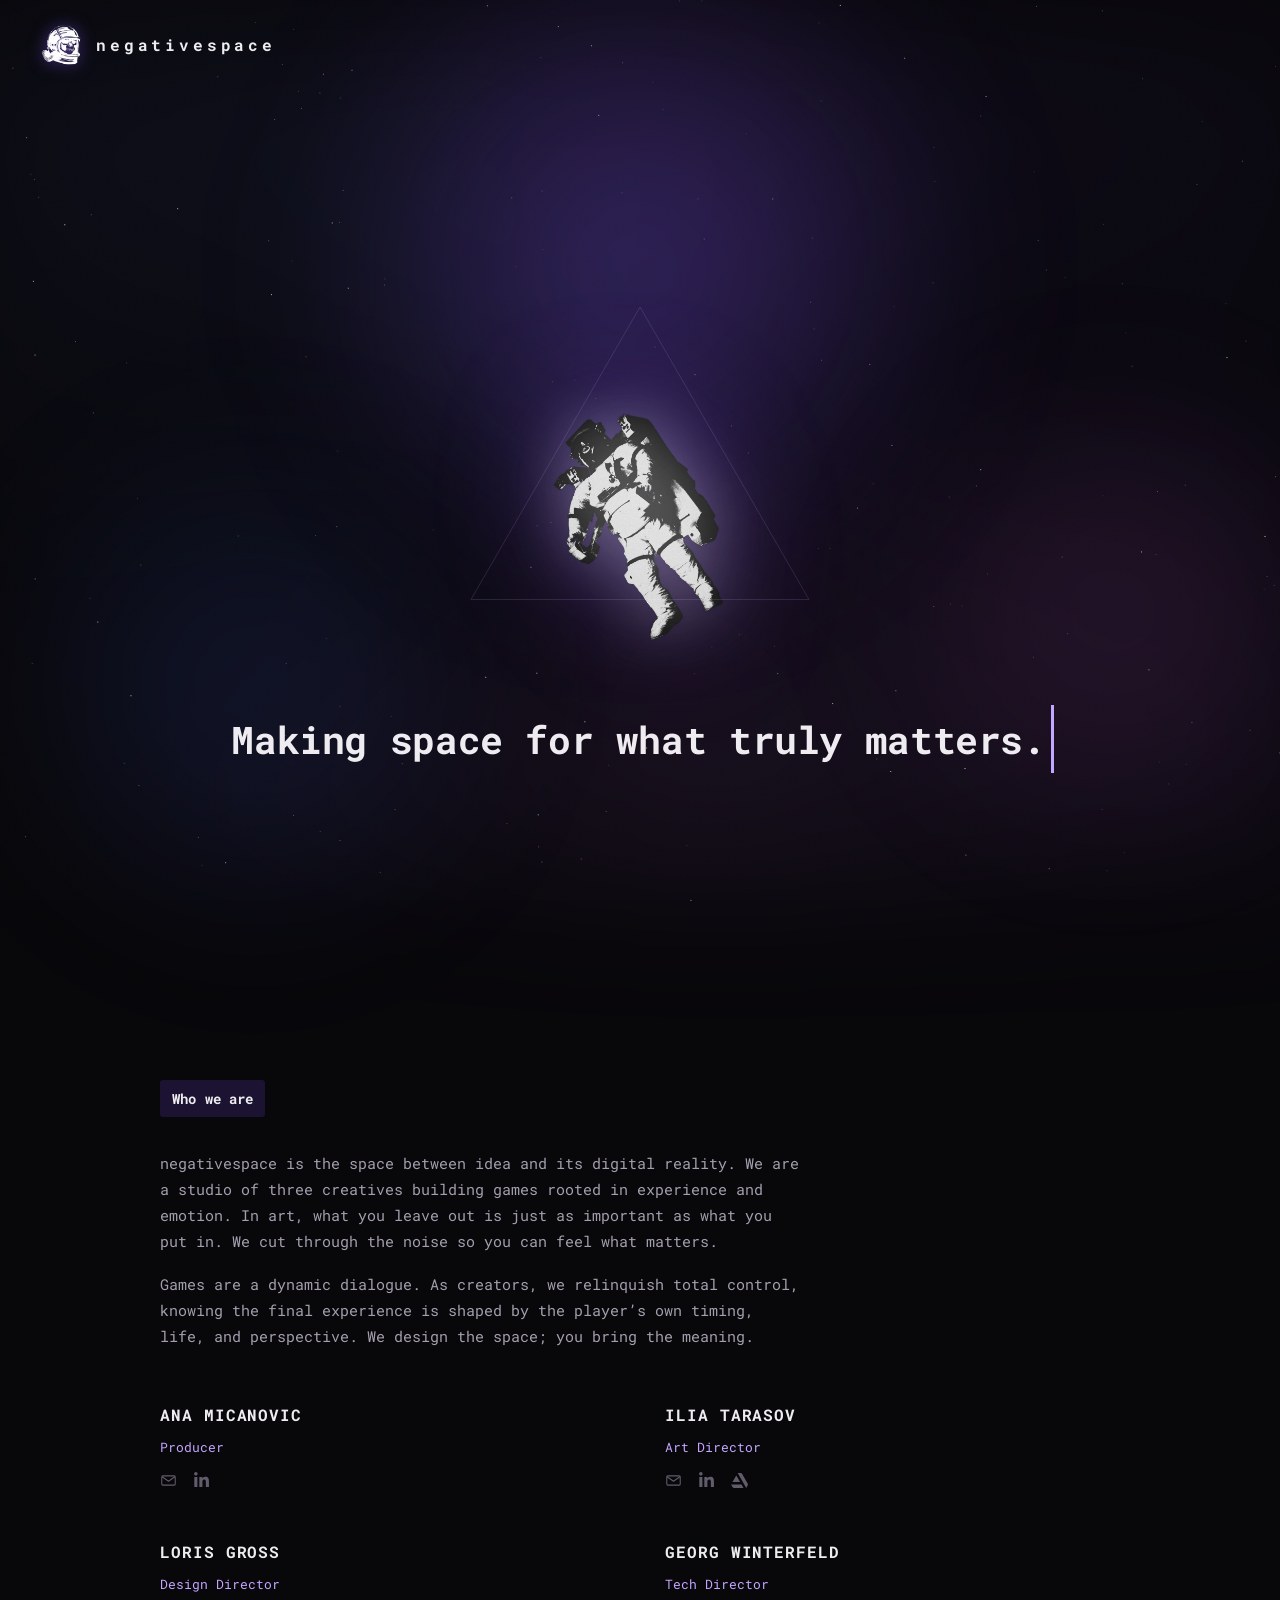
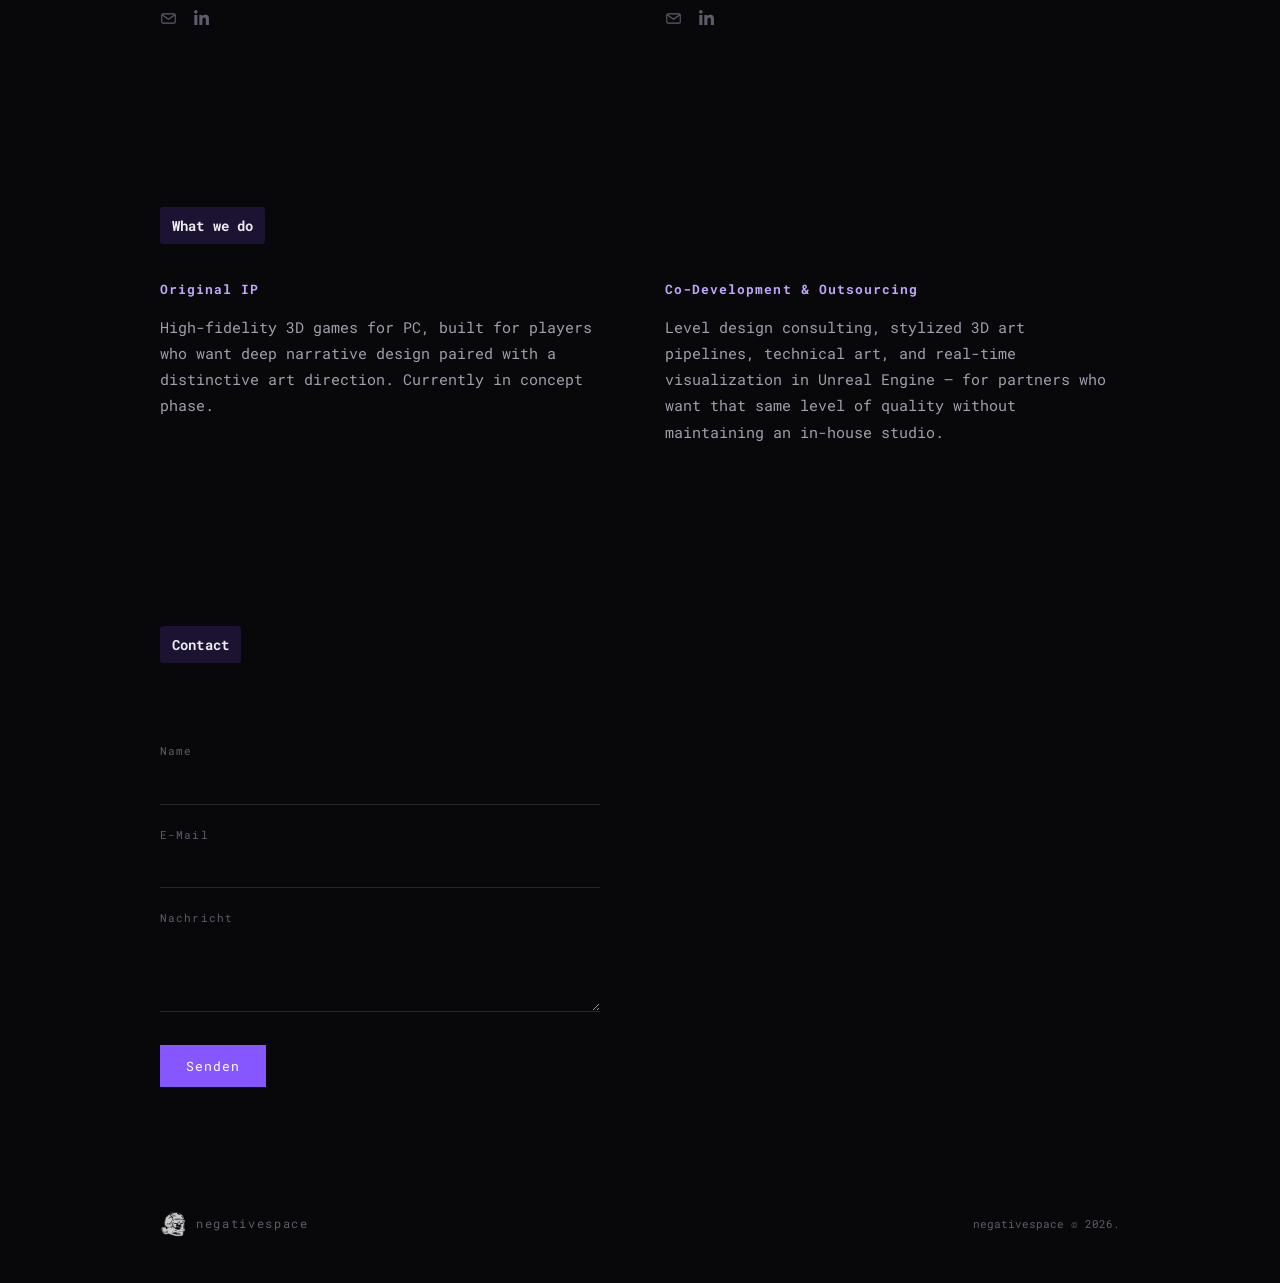
<file: index.html>
<!doctype html>
<html lang="de">
<head>
<meta charset="UTF-8">
<meta name="viewport" content="width=device-width, initial-scale=1.0">
<title>negativespace</title>
<link rel="icon" type="image/png" href="assets/favicon.png">
<link rel="apple-touch-icon" href="assets/apple-touch-icon.png">
<link rel="preconnect" href="https://fonts.googleapis.com">
<link href="https://fonts.googleapis.com/css2?family=Roboto+Mono:wght@400;500;700&display=swap" rel="stylesheet">
<style>
  :root{
    --void:#08070a;
    --ink:#eeecf0;
    --ink-dim:#a49fae;
    --ink-faint:#615c6c;
    --signal:#8657ff;
    --signal-2:#c3a6ff;
    --signal-bg: rgba(134,87,255,0.16);
    --font-mono: 'Roboto Mono', monospace;
  }

  *{ box-sizing:border-box; }
  html{ scroll-behavior:smooth; }
  body{
    margin:0;
    background:var(--void);
    color:var(--ink);
    font-family:var(--font-mono);
    line-height:1.8;
    -webkit-font-smoothing:antialiased;
    overflow-x:hidden;
    position:relative;
  }

  /* ---------- ambient space layers: fixed = present behind every section, no hard cuts ---------- */
  .stars-a, .stars-b{
    position:fixed; inset:0; z-index:0; pointer-events:none; width:1px; height:1px;
  }
  .stars-a{ box-shadow:63.94vw 2.5vh rgba(255,255,255,0.35), 22.32vw 73.65vh rgba(255,255,255,0.49), 89.22vw 8.69vh rgba(255,255,255,0.4), 2.98vw 21.86vh rgba(255,255,255,0.43), 2.65vw 19.88vh rgba(255,255,255,0.48), 54.49vw 22.04vh rgba(255,255,255,0.46), 80.94vw 0.65vh rgba(255,255,255,0.53), 69.81vw 34.03vh rgba(255,255,255,0.3), 95.72vw 33.66vh rgba(255,255,255,0.28), 9.67vw 84.75vh rgba(255,255,255,0.46), 80.71vw 72.97vh rgba(255,255,255,0.44), 97.31vw 37.85vh rgba(255,255,255,0.44), 82.94vw 61.85vh rgba(255,255,255,0.55), 57.74vw 70.46vh rgba(255,255,255,0.27), 22.79vw 28.94vh rgba(255,255,255,0.28), 23.28vw 10.1vh rgba(255,255,255,0.35), 63.57vw 36.48vh rgba(255,255,255,0.38), 20.95vw 26.7vh rgba(255,255,255,0.58), 64.8vw 60.91vh rgba(255,255,255,0.31), 72.91vw 16.34vh rgba(255,255,255,0.38), 98.95vw 64.0vh rgba(255,255,255,0.44), 68.46vw 84.29vh rgba(255,255,255,0.52), 22.9vw 3.21vh rgba(255,255,255,0.36), 26.77vw 21.1vh rgba(255,255,255,0.58), 87.64vw 31.47vh rgba(255,255,255,0.48), 39.56vw 91.45vh rgba(255,255,255,0.41), 26.49vw 24.66vh rgba(255,255,255,0.45), 26.27vw 58.46vh rgba(255,255,255,0.56), 39.94vw 21.93vh rgba(255,255,255,0.6), 50.95vw 9.09vh rgba(255,255,255,0.27), 10.96vw 62.74vh rgba(255,255,255,0.53), 42.22vw 6.35vh rgba(255,255,255,0.38), 99.61vw 52.91vh rgba(255,255,255,0.59), 86.08vw 1.15vh rgba(255,255,255,0.5), 68.17vw 53.7vh rgba(255,255,255,0.34), 64.1vw 11.16vh rgba(255,255,255,0.4), 45.37vw 95.38vh rgba(255,255,255,0.56), 26.34vw 50.06vh rgba(255,255,255,0.31), 91.26vw 87.05vh rgba(255,255,255,0.35), 63.89vw 60.9vh rgba(255,255,255,0.3), 76.25vw 53.94vh rgba(255,255,255,0.52), 53.04vw 0.06vh rgba(255,255,255,0.36), 1.95vw 92.91vh rgba(255,255,255,0.56), 83.17vw 30.75vh rgba(255,255,255,0.27), 87.8vw 94.69vh rgba(255,255,255,0.28), 48.6vw 6.92vh rgba(255,255,255,0.52), 76.58vw 12.84vh rgba(255,255,255,0.42), 54.98vw 26.51vh rgba(255,255,255,0.56), 42.31vw 21.18vh rgba(255,255,255,0.44), 72.99vw 20.12vh rgba(255,255,255,0.36), 99.51vw 64.99vh rgba(255,255,255,0.4), 51.76vw 12.1vh rgba(255,255,255,0.33), 33.81vw 58.83vh rgba(255,255,255,0.33), 22.02vw 7.1vh rgba(255,255,255,0.47), 22.89vw 90.54vh rgba(255,255,255,0.55), 7.09vw 23.8vh rgba(255,255,255,0.48), 21.42vw 13.23vh rgba(255,255,255,0.58), 57.1vw 47.27vh rgba(255,255,255,0.52), 80.75vw 19.04vh rgba(255,255,255,0.28), 43.11vw 42.36vh rgba(255,255,255,0.41), 72.91vw 67.34vh rgba(255,255,255,0.59), 9.84vw 40.26vh rgba(255,255,255,0.37), 86.17vw 24.87vh rgba(255,255,255,0.32), 44.86vw 42.19vh rgba(255,255,255,0.35), 24.98vw 92.33vh rgba(255,255,255,0.41), 86.13vw 55.03vh rgba(255,255,255,0.27), 99.93vw 83.6vh rgba(255,255,255,0.59), 92.64vw 84.87vh rgba(255,255,255,0.31), 48.56vw 21.37vh rgba(255,255,255,0.39), 5.86vw 37.9vh rgba(255,255,255,0.59), 26.52vw 78.41vh rgba(255,255,255,0.41), 42.3vw 95.73vh rgba(255,255,255,0.6), 55.58vw 71.84vh rgba(255,255,255,0.3), 29.67vw 96.87vh rgba(255,255,255,0.45), 54.22vw 74.8vh rgba(255,255,255,0.27), 58.42vw 50.29vh rgba(255,255,255,0.55), 15.74vw 96.08vh rgba(255,255,255,0.28), 18.58vw 59.5vh rgba(255,255,255,0.49), 23.52vw 11.99vh rgba(255,255,255,0.56), 24.62vw 59.45vh rgba(255,255,255,0.47), 41.92vw 58.37vh rgba(255,255,255,0.43), 93.47vw 20.43vh rgba(255,255,255,0.5), 23.87vw 39.58vh rgba(255,255,255,0.49), 30.0vw 31.62vh rgba(255,255,255,0.51), 7.25vw 45.83vh rgba(255,255,255,0.6), 99.61vw 7.33vh rgba(255,255,255,0.32), 26.52vw 93.33vh rgba(255,255,255,0.56), 87.93vw 36.95vh rgba(255,255,255,0.31), 83.37vw 70.35vh rgba(255,255,255,0.46), 98.72vw 65.4vh rgba(255,255,255,0.25), 81.71vw 29.94vh rgba(255,255,255,0.48), 93.89vw 13.43vh rgba(255,255,255,0.29), 10.7vw 55.32vh rgba(255,255,255,0.35), 60.48vw 71.76vh rgba(255,255,255,0.32), 63.42vw 26.4vh rgba(255,255,255,0.42), 90.53vw 84.61vh rgba(255,255,255,0.28), 42.36vw 27.67vh rgba(255,255,255,0.25), 77.11vw 63.71vh rgba(255,255,255,0.34), 74.12vw 55.17vh rgba(255,255,255,0.4), 0.97vw 7.52vh rgba(255,255,255,0.56), 90.39vw 54.56vh rgba(255,255,255,0.54), 58.25vw 14.81vh rgba(255,255,255,0.29), 30.83vw 89.9vh rgba(255,255,255,0.53), 86.07vw 89.89vh rgba(255,255,255,0.32), 24.95vw 10.28vh rgba(255,255,255,0.52), 88.41vw 40.64vh rgba(255,255,255,0.47), 15.46vw 92.99vh rgba(255,255,255,0.55), 97.62vw 81.08vh rgba(255,255,255,0.56), 2.48vw 73.66vh rgba(255,255,255,0.37), 93.08vw 80.22vh rgba(255,255,255,0.55), 81.07vw 26.68vh rgba(255,255,255,0.53), 10.81vw 87.22vh rgba(255,255,255,0.55), 22.24vw 81.66vh rgba(255,255,255,0.41), 30.52vw 79.53vh rgba(255,255,255,0.33), 2.37vw 19.31vh rgba(255,255,255,0.36), 86.44vw 96.69vh rgba(255,255,255,0.35), 64.15vw 39.97vh rgba(255,255,255,0.59), 53.62vw 93.92vh rgba(255,255,255,0.29), 97.04vw 17.86vh rgba(255,255,255,0.59), 26.55vw 10.84vh rgba(255,255,255,0.4), 72.85vw 31.37vh rgba(255,255,255,0.46), 51.14vw 38.52vh rgba(255,255,255,0.45), 25.47vw 70.88vh rgba(255,255,255,0.25), 92.56vw 53.85vh rgba(255,255,255,0.5), 74.2vw 67.06vh rgba(255,255,255,0.38), 7.0vw 66.42vh rgba(255,255,255,0.37), 31.39vw 84.8vh rgba(255,255,255,0.5), 30.03vw 30.93vh rgba(255,255,255,0.39), 40.24vw 29.57vh rgba(255,255,255,0.29), 42.04vw 94.04vh rgba(255,255,255,0.49), 90.28vw 61.55vh rgba(255,255,255,0.36), 54.79vw 0.04vh rgba(255,255,255,0.35), 42.99vw 58.0vh rgba(255,255,255,0.48), 46.5vw 44.22vh rgba(255,255,255,0.32), 47.32vw 90.12vh rgba(255,255,255,0.53), 16.97vw 8.48vh rgba(255,255,255,0.43), 63.29vw 33.52vh rgba(255,255,255,0.54), 75.11vw 67.28vh rgba(255,255,255,0.33), 19.91vw 2.44vh rgba(255,255,255,0.34), 47.51vw 84.97vh rgba(255,255,255,0.28); opacity:0.55; animation:twinkle-a 12s ease-in-out infinite; animation-delay:-5s; will-change:opacity; }
  .stars-b{ box-shadow:41.44vw 62.98vh rgba(255,255,255,0.59), 69.64vw 49.44vh rgba(255,255,255,0.61), 65.61vw 0.55vh rgba(255,255,255,0.84), 77.0vw 10.66vh rgba(255,255,255,0.69), 17.59vw 95.8vh rgba(255,255,255,0.73), 5.02vw 24.92vh rgba(255,255,255,0.88), 45.65vw 80.14vh rgba(255,255,255,0.8), 98.79vw 59.55vh rgba(255,255,255,0.93), 89.14vw 61.27vh rgba(255,255,255,0.82), 50.48vw 83.06vh rgba(255,255,255,0.75), 89.72vw 74.37vh rgba(255,255,255,0.71), 25.92vw 24.72vh rgba(255,255,255,0.79), 76.58vw 52.13vh rgba(255,255,255,0.78), 27.46vw 7.75vh rgba(255,255,255,0.63), 27.17vw 31.97vh rgba(255,255,255,0.74), 13.84vw 23.13vh rgba(255,255,255,0.81), 70.64vw 6.42vh rgba(255,255,255,0.68), 54.26vw 41.58vh rgba(255,255,255,0.59), 42.01vw 90.48vh rgba(255,255,255,0.76), 69.55vw 85.67vh rgba(255,255,255,0.84), 38.04vw 0.59vh rgba(255,255,255,0.66), 75.35vw 85.34vh rgba(255,255,255,0.93), 41.9vw 74.75vh rgba(255,255,255,0.75), 60.33vw 22.05vh rgba(255,255,255,0.6), 43.58vw 2.9vh rgba(255,255,255,0.65), 67.91vw 40.43vh rgba(255,255,255,0.57), 46.74vw 12.76vh rgba(255,255,255,0.78), 2.7vw 39.4vh rgba(255,255,255,0.75), 2.71vw 64.27vh rgba(255,255,255,0.56), 46.17vw 5.03vh rgba(255,255,255,0.67), 21.17vw 32.68vh rgba(255,255,255,0.84), 37.91vw 75.2vh rgba(255,255,255,0.87), 25.23vw 8.19vh rgba(255,255,255,0.51), 53.94vw 99.99vh rgba(255,255,255,0.66), 65.01vw 78.12vh rgba(255,255,255,0.79), 75.42vw 94.96vh rgba(255,255,255,0.59), 2.04vw 15.24vh rgba(255,255,255,0.56), 66.95vw 56.4vh rgba(255,255,255,0.6), 69.95vw 76.69vh rgba(255,255,255,0.58), 60.72vw 74.79vh rgba(255,255,255,0.55), 81.93vw 96.47vh rgba(255,255,255,0.55), 2.57vw 31.2vh rgba(255,255,255,0.8), 95.82vw 39.67vh rgba(255,255,255,0.82), 7.6vw 69.06vh rgba(255,255,255,0.78), 10.19vw 77.25vh rgba(255,255,255,0.88); opacity:0.85; animation:twinkle-b 9s ease-in-out infinite; animation-delay:-3s; will-change:opacity; }
  @keyframes twinkle-a{ 0%,100%{opacity:0.55;} 50%{opacity:0.36;} }
  @keyframes twinkle-b{ 0%,100%{opacity:0.85;} 50%{opacity:0.6;} }

  .nebula-field{ position:fixed; inset:-15%; z-index:0; pointer-events:none; will-change:transform; }
  .neb{ position:absolute; border-radius:50%; filter:blur(70px); }
  .neb-1{
    width:760px; height:760px; top:2%; left:50%; transform:translateX(-50%);
    background:radial-gradient(circle, rgba(134,87,255,0.30), transparent 65%);
    animation:drift-a 24s ease-in-out infinite;
  }
  .neb-2{
    width:560px; height:560px; bottom:6%; left:10%;
    background:radial-gradient(circle, rgba(70,110,255,0.15), transparent 70%);
    animation:drift-b 30s ease-in-out infinite;
  }
  .neb-3{
    width:520px; height:520px; bottom:14%; right:6%;
    background:radial-gradient(circle, rgba(210,90,220,0.13), transparent 70%);
    animation:drift-a 20s ease-in-out infinite reverse;
  }
  .neb-swirl{
    position:absolute; inset:14% 8%;
    background:conic-gradient(from 0deg at 50% 50%,
      rgba(134,87,255,0.09), rgba(70,50,180,0.03) 22%,
      rgba(200,110,255,0.09) 48%, transparent 68%,
      rgba(90,130,255,0.07) 88%, rgba(134,87,255,0.09));
    filter:blur(80px);
    mix-blend-mode:screen;
    animation:swirl 50s linear infinite;
  }
  @keyframes drift-a{ 0%,100%{ transform:translate(0,0) scale(1); } 50%{ transform:translate(3%,4%) scale(1.05); } }
  @keyframes drift-b{ 0%,100%{ transform:translate(0,0) scale(1); } 50%{ transform:translate(-4%,-3%) scale(0.96); } }
  @keyframes swirl{ from{ transform:rotate(0deg); } to{ transform:rotate(360deg); } }

  .grain{
    position:fixed; inset:0; z-index:999; pointer-events:none;
    opacity:0.03; mix-blend-mode:overlay;
    background-image:url("data:image/svg+xml,%3Csvg xmlns='http://www.w3.org/2000/svg' width='120' height='120'%3E%3Cfilter id='n'%3E%3CfeTurbulence type='fractalNoise' baseFrequency='0.85' numOctaves='2' stitchTiles='stitch'/%3E%3C/filter%3E%3Crect width='100%25' height='100%25' filter='url(%23n)'/%3E%3C/svg%3E");
  }

  .wrap{ max-width:1040px; margin:0 auto; padding:0 40px; position:relative; z-index:2; }

  /* ---------- nav (transparent) ---------- */
  nav{
    position:sticky; top:0; z-index:50;
    display:flex; align-items:center;
    gap:14px;
    padding:24px 40px;
    background:transparent;
  }
  nav img{ height:42px; width:auto; filter: drop-shadow(0 0 8px rgba(134,87,255,0.5)); }
  .nav-word{
    font-family:var(--font-mono); font-size:16px; font-weight:700; letter-spacing:0.24em;
    color:var(--ink);
  }

  /* ---------- hero ---------- */
  .hero{
    position:relative;
    min-height:100vh;
    display:flex; align-items:center; justify-content:center;
    overflow:hidden;
    text-align:center;
    padding:100px 0 80px;
  }

  .astro-stage{
    position:relative; width:100%; display:flex; justify-content:center; margin-bottom:-20px; z-index:1;
  }
  .astro-parallax{ display:flex; justify-content:center; width:100%; will-change:transform; }
  .astro-triangle{
    position:absolute; top:50%; left:50%;
    width:520px; height:520px; max-width:none;
    margin-left:-260px;
    margin-top:calc(-260px - 20px); /* the "20px" is how far up it's shifted — increase/decrease to taste */
    animation: spin 260s linear infinite;
    opacity:0.9;
  }
  .astro-img{
    position:relative; z-index:2; width:min(35vw, 360px);
    mix-blend-mode:screen;
    filter: drop-shadow(0 0 60px rgba(134,87,255,0.4));
    animation: floaty 8s ease-in-out infinite;
  }
  @keyframes spin{ from{ transform:rotate(0deg); } to{ transform:rotate(360deg); } }
  @keyframes floaty{
    0%,100%{ transform:translateY(0) rotate(-2deg); }
    50%{ transform:translateY(-16px) rotate(1deg); }
  }

  .hero-claim{
    position:relative; z-index:2;
    font-family:var(--font-mono); font-weight:700;
    font-size:clamp(20px, 3.6vw, 38px);
    letter-spacing:-0.01em;
    margin:0 auto; margin-top:8px;
    color:var(--ink);
    display:inline-block; white-space:nowrap; overflow:hidden;
    border-right:3px solid var(--signal-2);
    width:0ch;
    animation: type 2.4s steps(36,end) 0.6s forwards, caret .8s step-end infinite;
  }
  @keyframes type{ from{ width:0ch; } to{ width:36ch; } }
  @keyframes caret{ 50%{ border-color:transparent; } }

  /* ---------- section shell ---------- */
  section{ position:relative; padding:90px 0; z-index:1; }
  .section-label{
    font-family:var(--font-mono); font-weight:700; font-size:14px;
    display:inline-block; padding:6px 12px; margin-bottom:34px;
    background:var(--signal-bg); color:var(--ink); border-radius:3px;
    letter-spacing:0.01em;
  }
  .section-body{ color:var(--ink-dim); font-size:14.5px; max-width:640px; }
  .section-body p{ margin:0 0 16px 0; }

  /* scroll reveal */
  .reveal{ opacity:0; transform:translateY(26px); transition:opacity .8s ease, transform .8s ease; }
  .reveal.in-view{ opacity:1; transform:translateY(0); }
  .reveal.delay-1{ transition-delay:.08s; }
  .reveal.delay-2{ transition-delay:.16s; }
  .reveal.delay-3{ transition-delay:.24s; }

  /* who we are — crew grid: two per row */
  .crew-grid{ display:grid; grid-template-columns:1fr 1fr; gap:50px 50px; margin-top:52px; }
  .crew-col{ min-width:0; }
  .crew-name{ font-family:var(--font-mono); font-weight:700; font-size:15.5px; letter-spacing:0.06em; margin-bottom:6px; }
  .crew-role{ font-size:12.5px; color:var(--signal-2); margin-bottom:14px; }
  .crew-links{ display:flex; align-items:center; gap:16px; }
  .crew-links a{ color:var(--ink-faint); display:inline-flex; align-items:center; transition:color .2s ease, filter .2s ease; }
  .crew-links a:hover{ color:var(--signal-2); filter:drop-shadow(0 0 6px rgba(134,87,255,0.45)); }
  .crew-links svg{ width:17px; height:17px; display:block; }

  /* what we do */
  .split-cols{ display:grid; grid-template-columns:1fr 1fr; gap:50px; }
  .col-card h4{ font-family:var(--font-mono); font-size:13px; letter-spacing:0.08em; color:var(--signal-2); margin:0 0 14px 0; font-weight:700; }
  .col-card p{ color:var(--ink-dim); font-size:14.5px; margin:0; }

  /* contact — no distinct background so nebula continues seamlessly */
  form{ display:flex; flex-direction:column; gap:20px; max-width:440px; margin-top:44px; }
  .field label{ display:block; font-family:var(--font-mono); font-size:11px; letter-spacing:0.1em; color:var(--ink-faint); margin-bottom:8px; }
  .field input, .field textarea{
    width:100%; background:transparent; border:none; border-bottom:1px solid rgba(255,255,255,0.12);
    color:var(--ink); font-family:var(--font-mono); font-size:14px; padding:8px 2px;
    outline:none; transition:border-color .2s ease;
  }
  .field input:focus, .field textarea:focus{ border-color:var(--signal-2); }
  .field textarea{ resize:vertical; min-height:76px; }
  .submit-btn{
    align-self:flex-start; margin-top:4px;
    background:var(--signal); color:#fff; border:none;
    font-family:var(--font-mono); font-size:12.5px; letter-spacing:0.08em;
    padding:13px 26px; cursor:pointer; transition:all .2s ease;
  }
  .submit-btn:hover{ background:#7440e8; box-shadow:0 0 26px rgba(134,87,255,0.45); }

  footer{
    padding:34px 0 46px; display:flex; align-items:center; justify-content:space-between;
    flex-wrap:wrap; gap:14px; position:relative; z-index:1;
  }
  .footer-mark{ display:flex; align-items:center; gap:10px; }
  .footer-mark img{ height:26px; opacity:0.8; }
  .footer-word{ font-family:var(--font-mono); font-size:12px; letter-spacing:0.14em; color:var(--ink-faint); }
  .footer-legal{ font-family:var(--font-mono); font-size:10.5px; color:var(--ink-faint); }
  .footer-legal a{ color:var(--ink-faint); }

  @media (max-width: 780px){
    .wrap{ padding:0 22px; }
    nav{ padding:16px 22px; }
    nav img{ height:34px; }
    .split-cols{ grid-template-columns:1fr; gap:34px; }
    .crew-grid{ grid-template-columns:1fr; gap:30px; }
    section{ padding:64px 0; }
    .hero{ padding:90px 0 60px; }
    .hero-claim{ white-space:normal; width:auto !important; border-right:none; animation:none; }
    .astro-triangle{ width:208px; height:208px; margin-left:-104px; margin-top:calc(-104px - 16px); }
    .astro-img{ width:min(37vw,208px); }
  }

  @media (prefers-reduced-motion: reduce){
    *, *::before, *::after{ animation-duration:0.001ms !important; animation-iteration-count:1 !important; transition-duration:0.001ms !important; }
  }
</style>
</head>
<body>
<div class="stars-a" id="starsA"></div>
<div class="stars-b" id="starsB"></div>
<div class="nebula-field" id="nebulaField">
  <div class="neb-swirl"></div>
  <div class="neb neb-1"></div>
  <div class="neb neb-2"></div>
  <div class="neb neb-3"></div>
</div>
<div class="grain"></div>

<nav>
  <img src="assets/negativespace-mark.webp" alt="negativespace mark">
  <span class="nav-word">negativespace</span>
</nav>

<!-- HERO -->
<section class="hero">
  <div class="wrap" style="display:flex; flex-direction:column; align-items:center;">
    <div class="astro-stage">
      <div class="astro-parallax" id="astroParallax">
        <svg class="astro-triangle" viewBox="0 0 400 400" xmlns="http://www.w3.org/2000/svg">
          <polygon points="200,50 70,275 330,275" fill="none" stroke="#c3a6ff" stroke-width="0.6" opacity="0.22"/>
        </svg>
        <img class="astro-img" src="assets/astronaut.webp" alt="negativespace Astronaut">
      </div>
    </div>
    <h1 class="hero-claim">Making space for what truly matters.</h1>
  </div>
</section>

<!-- WHO WE ARE -->
<section id="who">
  <div class="wrap">
    <div class="section-label reveal">Who we are</div>
    <div class="section-body reveal delay-1">
      <p>negativespace is the space between idea and its digital reality. We are a studio of three creatives building games rooted in experience and emotion. In art, what you leave out is just as important as what you put in. We cut through the noise so you can feel what matters.</p> 
      <p>Games are a dynamic dialogue. As creators, we relinquish total control, knowing the final experience is shaped by the player’s own timing, life, and perspective. We design the space; you bring the meaning.</p>
    </div>
    <div class="crew-grid">
      <div class="crew-col reveal delay-1">
        <div class="crew-name">ANA MICANOVIC</div>
        <div class="crew-role">Producer</div>
        <div class="crew-links">
          <a href="mailto:ana@negativespacegames.com" aria-label="E-Mail Ana Micanovic" title="E-Mail">
            <svg viewBox="0 0 24 24" fill="none" xmlns="http://www.w3.org/2000/svg" aria-hidden="true"><rect x="2.5" y="5.5" width="19" height="13" rx="1.5" stroke="currentColor" stroke-width="1.5"/><path d="M3.5 7L12 13L20.5 7" stroke="currentColor" stroke-width="1.5" stroke-linecap="round" stroke-linejoin="round"/></svg>
          </a>
          <a href="https://www.linkedin.com/in/ana-micanovic-00b553313" target="_blank" rel="noopener noreferrer" aria-label="LinkedIn Ana Micanovic" title="LinkedIn">
            <svg viewBox="0 0 448 512" fill="currentColor" xmlns="http://www.w3.org/2000/svg" aria-hidden="true"><path d="M100.28 448H7.4V148.9h92.88zM53.79 108.1C24.09 108.1 0 83.5 0 53.8a53.79 53.79 0 0 1 107.58 0c0 29.7-24.1 54.3-53.79 54.3zM447.9 448h-92.68V302.4c0-34.7-.7-79.2-48.29-79.2-48.29 0-55.69 37.7-55.69 76.7V448h-92.78V148.9h89.08v40.8h1.3c12.4-23.5 42.69-48.3 87.88-48.3 94 0 111.28 61.9 111.28 142.3V448z"/></svg>
          </a>
        </div>
      </div>
      <div class="crew-col reveal delay-2">
        <div class="crew-name">ILIA TARASOV</div>
        <div class="crew-role">Art Director</div>
        <div class="crew-links">
          <a href="mailto:ilia@negativespacegames.com" aria-label="E-Mail Ilia Tarasov" title="E-Mail">
            <svg viewBox="0 0 24 24" fill="none" xmlns="http://www.w3.org/2000/svg" aria-hidden="true"><rect x="2.5" y="5.5" width="19" height="13" rx="1.5" stroke="currentColor" stroke-width="1.5"/><path d="M3.5 7L12 13L20.5 7" stroke="currentColor" stroke-width="1.5" stroke-linecap="round" stroke-linejoin="round"/></svg>
          </a>
          <a href="https://www.linkedin.com/in/iliatarasov/" target="_blank" rel="noopener noreferrer" aria-label="LinkedIn Ilia Tarasov" title="LinkedIn">
            <svg viewBox="0 0 448 512" fill="currentColor" xmlns="http://www.w3.org/2000/svg" aria-hidden="true"><path d="M100.28 448H7.4V148.9h92.88zM53.79 108.1C24.09 108.1 0 83.5 0 53.8a53.79 53.79 0 0 1 107.58 0c0 29.7-24.1 54.3-53.79 54.3zM447.9 448h-92.68V302.4c0-34.7-.7-79.2-48.29-79.2-48.29 0-55.69 37.7-55.69 76.7V448h-92.78V148.9h89.08v40.8h1.3c12.4-23.5 42.69-48.3 87.88-48.3 94 0 111.28 61.9 111.28 142.3V448z"/></svg>
          </a>
          <a href="https://www.artstation.com/itarasoff" target="_blank" rel="noopener noreferrer" aria-label="Artstation Ilia Tarasov" title="Artstation">
            <svg viewBox="0 0 512 512" fill="currentColor" xmlns="http://www.w3.org/2000/svg" aria-hidden="true"><path d="M2 377.4l43 74.3A51.35 51.35 0 0 0 90.9 480h285.4l-59.2-102.6zM501.8 350L335.6 59.3A51.38 51.38 0 0 0 290.2 32h-88.4l257.3 447.6 40.7-70.5c1.9-3.2 21-29.7 2-59.1zM275 304.5l-115.5-200L44 304.5z"/></svg>
          </a>
        </div>
      </div>
      <div class="crew-col reveal delay-3">
        <div class="crew-name">LORIS GROSS</div>
        <div class="crew-role">Design Director</div>
        <div class="crew-links">
          <a href="mailto:loris@negativespacegames.com" aria-label="E-Mail Loris Gross" title="E-Mail">
            <svg viewBox="0 0 24 24" fill="none" xmlns="http://www.w3.org/2000/svg" aria-hidden="true"><rect x="2.5" y="5.5" width="19" height="13" rx="1.5" stroke="currentColor" stroke-width="1.5"/><path d="M3.5 7L12 13L20.5 7" stroke="currentColor" stroke-width="1.5" stroke-linecap="round" stroke-linejoin="round"/></svg>
          </a>
          <a href="https://www.linkedin.com/in/loris-gross-398867254/" target="_blank" rel="noopener noreferrer" aria-label="LinkedIn Loris Gross" title="LinkedIn">
            <svg viewBox="0 0 448 512" fill="currentColor" xmlns="http://www.w3.org/2000/svg" aria-hidden="true"><path d="M100.28 448H7.4V148.9h92.88zM53.79 108.1C24.09 108.1 0 83.5 0 53.8a53.79 53.79 0 0 1 107.58 0c0 29.7-24.1 54.3-53.79 54.3zM447.9 448h-92.68V302.4c0-34.7-.7-79.2-48.29-79.2-48.29 0-55.69 37.7-55.69 76.7V448h-92.78V148.9h89.08v40.8h1.3c12.4-23.5 42.69-48.3 87.88-48.3 94 0 111.28 61.9 111.28 142.3V448z"/></svg>
          </a>
        </div>
      </div>
      <div class="crew-col reveal delay-4">
        <div class="crew-name">GEORG WINTERFELD</div>
        <div class="crew-role">Tech Director</div>
        <div class="crew-links">
          <a href="mailto:georg@negativespacegames.com" aria-label="E-Mail Georg Winterfeld" title="E-Mail">
            <svg viewBox="0 0 24 24" fill="none" xmlns="http://www.w3.org/2000/svg" aria-hidden="true"><rect x="2.5" y="5.5" width="19" height="13" rx="1.5" stroke="currentColor" stroke-width="1.5"/><path d="M3.5 7L12 13L20.5 7" stroke="currentColor" stroke-width="1.5" stroke-linecap="round" stroke-linejoin="round"/></svg>
          </a>
          <a href="https://www.linkedin.com/in/georg-winterfeld-4927bb32a/" target="_blank" rel="noopener noreferrer" aria-label="LinkedIn Georg Winterfeld" title="LinkedIn">
            <svg viewBox="0 0 448 512" fill="currentColor" xmlns="http://www.w3.org/2000/svg" aria-hidden="true"><path d="M100.28 448H7.4V148.9h92.88zM53.79 108.1C24.09 108.1 0 83.5 0 53.8a53.79 53.79 0 0 1 107.58 0c0 29.7-24.1 54.3-53.79 54.3zM447.9 448h-92.68V302.4c0-34.7-.7-79.2-48.29-79.2-48.29 0-55.69 37.7-55.69 76.7V448h-92.78V148.9h89.08v40.8h1.3c12.4-23.5 42.69-48.3 87.88-48.3 94 0 111.28 61.9 111.28 142.3V448z"/></svg>
          </a>
        </div>
      </div>
    </div>
  </div>
</section>

<!-- WHAT WE DO -->
<section id="what">
  <div class="wrap">
    <div class="section-label reveal">What we do</div>
    <div class="split-cols">
      <div class="col-card reveal delay-1">
        <h4>Original IP</h4>
        <p>High-fidelity 3D games for PC, built for players who want deep narrative design paired with a distinctive art direction. Currently in concept phase.</p>
      </div>
      <div class="col-card reveal delay-2">
        <h4>Co-Development &amp; Outsourcing</h4>
        <p>Level design consulting, stylized 3D art pipelines, technical art, and real-time visualization in Unreal Engine — for partners who want that same level of quality without maintaining an in-house studio.</p>
      </div>
    </div>
  </div>
</section>

<!-- CONTACT -->
<section id="contact">
  <div class="wrap">
    <div class="section-label reveal">Contact</div>
    <form class="reveal delay-1" onsubmit="return false;">
      <div class="field"><label>Name</label><input type="text"></div>
      <div class="field"><label>E-Mail</label><input type="email"></div>
      <div class="field"><label>Nachricht</label><textarea></textarea></div>
      <button class="submit-btn" type="submit">Senden</button>
    </form>
  </div>
</section>

<footer>
  <div class="wrap" style="display:flex; align-items:center; justify-content:space-between; width:100%; flex-wrap:wrap; gap:14px;">
    <div class="footer-mark">
      <img src="assets/negativespace-mark.webp" alt="negativespace">
      <span class="footer-word">negativespace</span>
    </div>
    <div class="footer-legal">negativespace © 2026. </div>
  </div>
</footer>

<script>
(function(){
  var reduced = window.matchMedia('(prefers-reduced-motion: reduce)').matches;

  // Scroll parallax: hero astronaut/triangle drift slower than scroll, deep stars drift slower still
  var astro = document.getElementById('astroParallax');
  var starsB = document.getElementById('starsB');
  var nebula = document.getElementById('nebulaField');
  var ticking = false;

  function onScroll(){
    if (reduced) return;
    var y = window.scrollY || window.pageYOffset;
    if (astro) astro.style.transform = 'translateY(' + (y * 0.18) + 'px)';
    if (starsB) starsB.style.transform = 'translateY(' + (y * 0.04) + 'px)';
    if (nebula) nebula.style.transform = 'translateY(' + (y * -0.03) + 'px)';
    ticking = false;
  }
  window.addEventListener('scroll', function(){
    if (!ticking){
      window.requestAnimationFrame(onScroll);
      ticking = true;
    }
  }, { passive: true });

  // Scroll reveal
  var revealEls = document.querySelectorAll('.reveal');
  if ('IntersectionObserver' in window && !reduced){
    var io = new IntersectionObserver(function(entries){
      entries.forEach(function(entry){
        if (entry.isIntersecting){
          entry.target.classList.add('in-view');
          io.unobserve(entry.target);
        }
      });
    }, { threshold: 0.15, rootMargin: '0px 0px -60px 0px' });
    revealEls.forEach(function(el){ io.observe(el); });
  } else {
    revealEls.forEach(function(el){ el.classList.add('in-view'); });
  }
})();
</script>

</body>
</html>
</file>
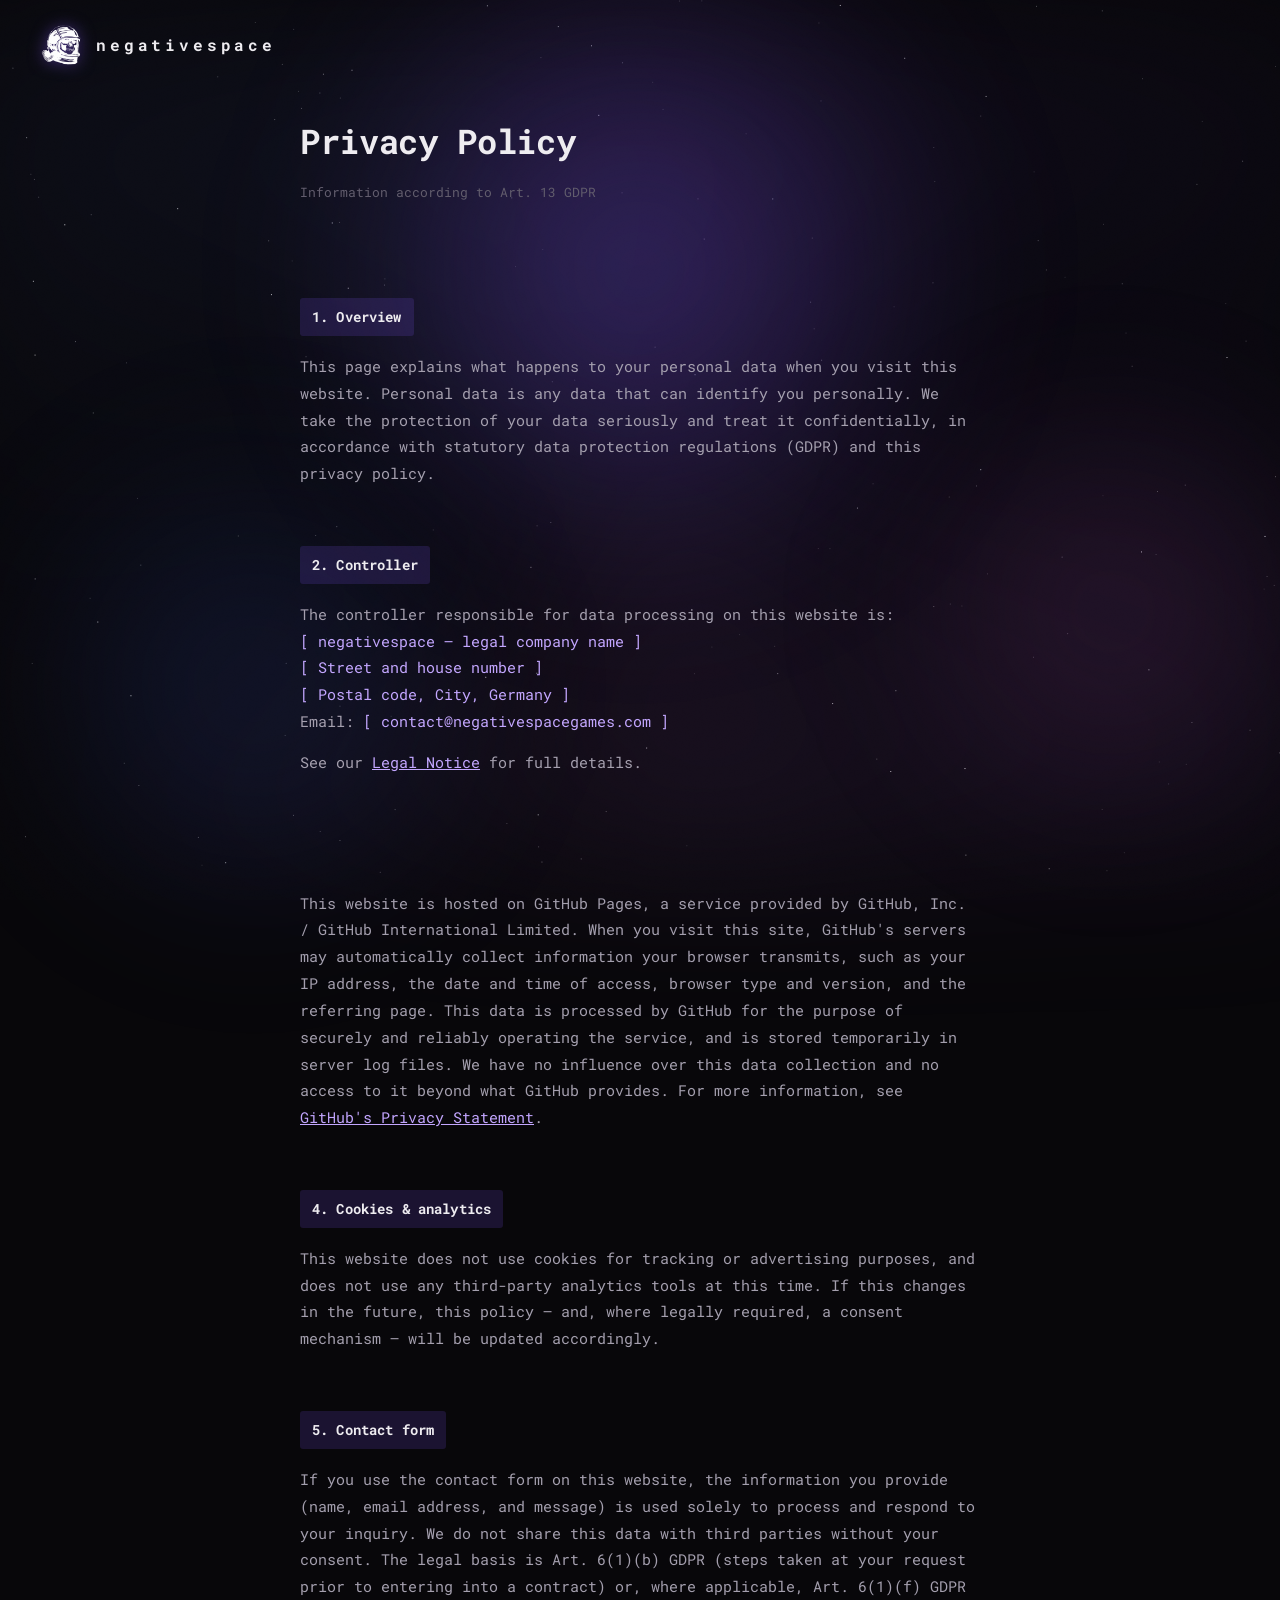
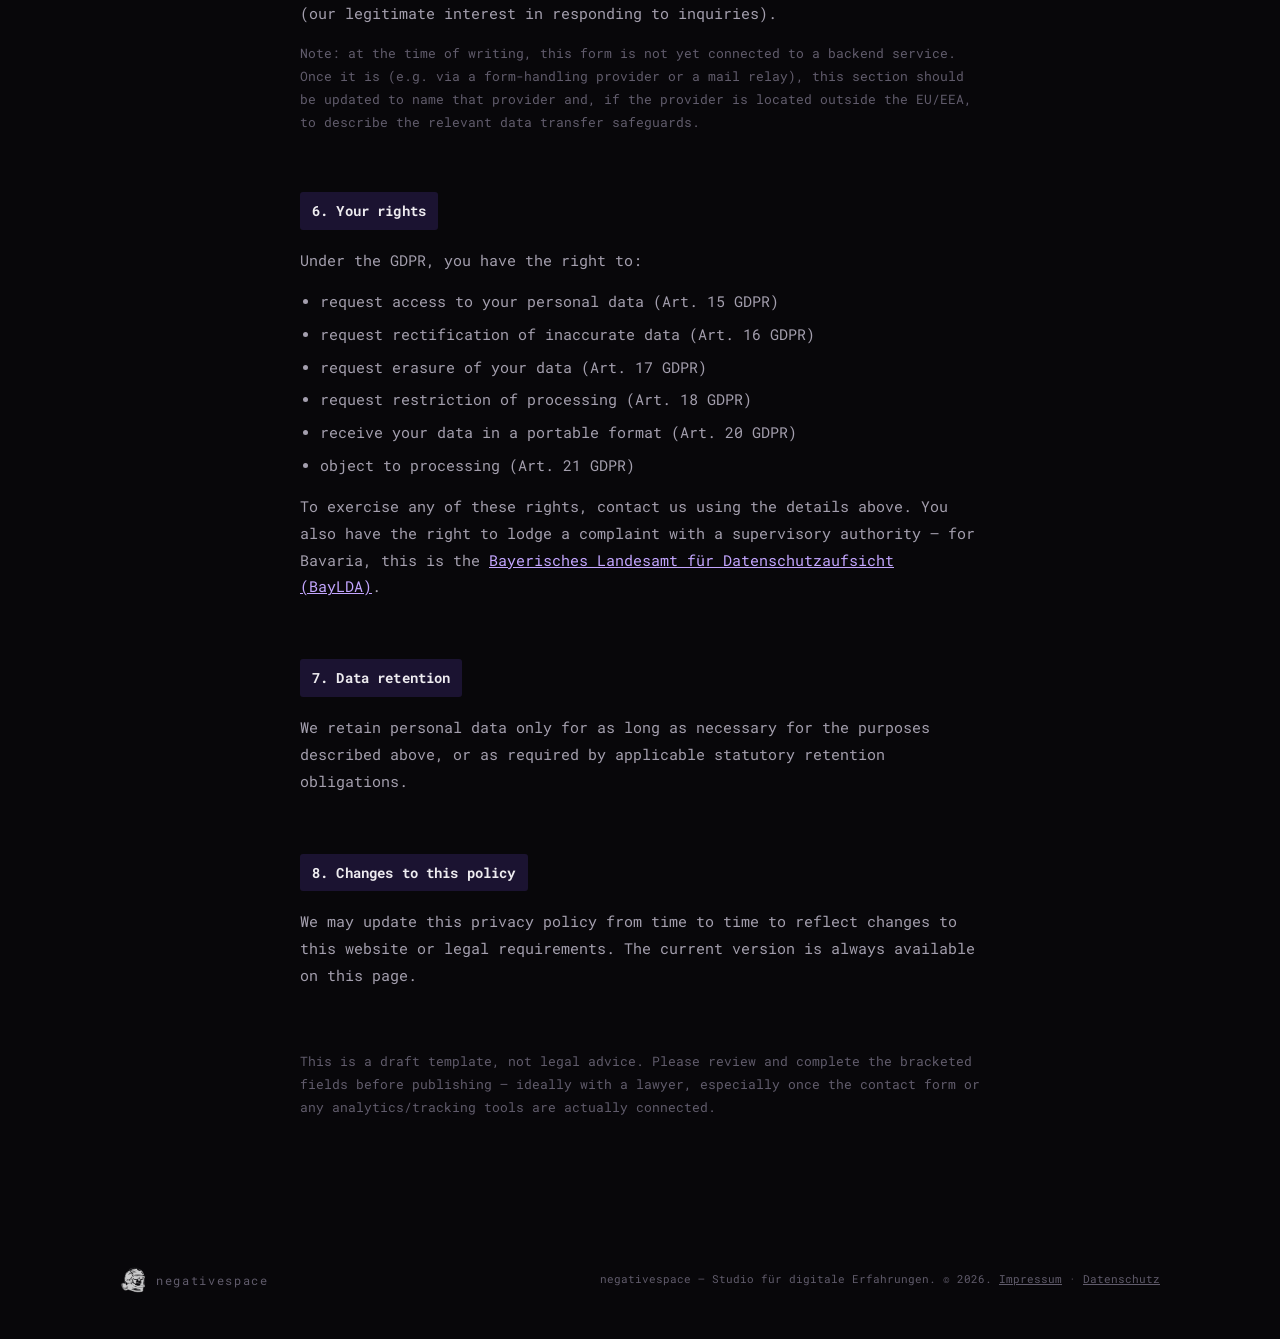
<file: datenschutz.html>
<!doctype html>
<html lang="en">
<head>
<meta charset="UTF-8">
<meta name="viewport" content="width=device-width, initial-scale=1.0">
<title>Privacy Policy — negativespace</title>
<link rel="preconnect" href="https://fonts.googleapis.com">
<link href="https://fonts.googleapis.com/css2?family=Roboto+Mono:wght@400;500;700&display=swap" rel="stylesheet">
<link rel="stylesheet" href="assets/legal.css">
</head>
<body>
<div class="stars-a"></div>
<div class="stars-b" id="starsB"></div>
<div class="nebula-field" id="nebulaField">
  <div class="neb-swirl"></div>
  <div class="neb neb-1"></div>
  <div class="neb neb-2"></div>
  <div class="neb neb-3"></div>
</div>
<div class="grain"></div>

<nav>
  <a href="index.html" style="display:flex; align-items:center; gap:14px; text-decoration:none;">
    <img src="assets/negativespace-mark.webp" alt="negativespace mark">
    <span class="nav-word">negativespace</span>
  </a>
</nav>

<div class="wrap">
  <div class="page-title reveal">Privacy Policy</div>
  <div class="page-sub reveal delay-1">Information according to Art. 13 GDPR</div>

  <div class="label reveal">1. Overview</div>
  <p>This page explains what happens to your personal data when you visit this website. Personal data is any data that can identify you personally. We take the protection of your data seriously and treat it confidentially, in accordance with statutory data protection regulations (GDPR) and this privacy policy.</p>

  <div class="label reveal">2. Controller</div>
  <p>The controller responsible for data processing on this website is:<br>
  <span class="ph">[ negativespace — legal company name ]</span><br>
  <span class="ph">[ Street and house number ]</span><br>
  <span class="ph">[ Postal code, City, Germany ]</span><br>
  Email: <span class="ph">[ contact@negativespacegames.com ]</span></p>
  <p>See our <a href="impressum.html">Legal Notice</a> for full details.</p>

  <div class="label reveal">3. Hosting</div>
  <p>This website is hosted on GitHub Pages, a service provided by GitHub, Inc. / GitHub International Limited. When you visit this site, GitHub's servers may automatically collect information your browser transmits, such as your IP address, the date and time of access, browser type and version, and the referring page. This data is processed by GitHub for the purpose of securely and reliably operating the service, and is stored temporarily in server log files. We have no influence over this data collection and no access to it beyond what GitHub provides. For more information, see <a href="https://docs.github.com/en/site-policy/privacy-policies/github-general-privacy-statement" target="_blank" rel="noopener">GitHub's Privacy Statement</a>.</p>

  <div class="label reveal">4. Cookies &amp; analytics</div>
  <p>This website does not use cookies for tracking or advertising purposes, and does not use any third-party analytics tools at this time. If this changes in the future, this policy — and, where legally required, a consent mechanism — will be updated accordingly.</p>

  <div class="label reveal">5. Contact form</div>
  <p>If you use the contact form on this website, the information you provide (name, email address, and message) is used solely to process and respond to your inquiry. We do not share this data with third parties without your consent. The legal basis is Art. 6(1)(b) GDPR (steps taken at your request prior to entering into a contract) or, where applicable, Art. 6(1)(f) GDPR (our legitimate interest in responding to inquiries).</p>
  <p class="faint">Note: at the time of writing, this form is not yet connected to a backend service. Once it is (e.g. via a form-handling provider or a mail relay), this section should be updated to name that provider and, if the provider is located outside the EU/EEA, to describe the relevant data transfer safeguards.</p>

  <div class="label reveal">6. Your rights</div>
  <p>Under the GDPR, you have the right to:</p>
  <ul>
    <li>request access to your personal data (Art. 15 GDPR)</li>
    <li>request rectification of inaccurate data (Art. 16 GDPR)</li>
    <li>request erasure of your data (Art. 17 GDPR)</li>
    <li>request restriction of processing (Art. 18 GDPR)</li>
    <li>receive your data in a portable format (Art. 20 GDPR)</li>
    <li>object to processing (Art. 21 GDPR)</li>
  </ul>
  <p>To exercise any of these rights, contact us using the details above. You also have the right to lodge a complaint with a supervisory authority — for Bavaria, this is the <a href="https://www.lda.bayern.de/" target="_blank" rel="noopener">Bayerisches Landesamt für Datenschutzaufsicht (BayLDA)</a>.</p>

  <div class="label reveal">7. Data retention</div>
  <p>We retain personal data only for as long as necessary for the purposes described above, or as required by applicable statutory retention obligations.</p>

  <div class="label reveal">8. Changes to this policy</div>
  <p>We may update this privacy policy from time to time to reflect changes to this website or legal requirements. The current version is always available on this page.</p>

  <p class="faint" style="margin-top:60px;">This is a draft template, not legal advice. Please review and complete the bracketed fields before publishing — ideally with a lawyer, especially once the contact form or any analytics/tracking tools are actually connected.</p>
</div>

<footer>
  <div class="footer-mark">
    <img src="assets/negativespace-mark.webp" alt="negativespace">
    <span class="footer-word">negativespace</span>
  </div>
  <div class="footer-legal">negativespace — Studio für digitale Erfahrungen. © 2026. <a href="impressum.html">Impressum</a> · <a href="datenschutz.html">Datenschutz</a></div>
</footer>

<script>
(function(){
  var reduced = window.matchMedia('(prefers-reduced-motion: reduce)').matches;
  var starsB = document.getElementById('starsB');
  var nebula = document.getElementById('nebulaField');
  var ticking = false;

  function onScroll(){
    if (reduced) return;
    var y = window.scrollY || window.pageYOffset;
    if (starsB) starsB.style.transform = 'translateY(' + (y * 0.04) + 'px)';
    if (nebula) nebula.style.transform = 'translateY(' + (y * -0.03) + 'px)';
    ticking = false;
  }
  window.addEventListener('scroll', function(){
    if (!ticking){ window.requestAnimationFrame(onScroll); ticking = true; }
  }, { passive: true });

  var revealEls = document.querySelectorAll('.reveal');
  if ('IntersectionObserver' in window && !reduced){
    var io = new IntersectionObserver(function(entries){
      entries.forEach(function(entry){
        if (entry.isIntersecting){
          entry.target.classList.add('in-view');
          io.unobserve(entry.target);
        }
      });
    }, { threshold: 0.1, rootMargin: '0px 0px -40px 0px' });
    revealEls.forEach(function(el){ io.observe(el); });
  } else {
    revealEls.forEach(function(el){ el.classList.add('in-view'); });
  }
})();
</script>

</body>
</html>
</file>
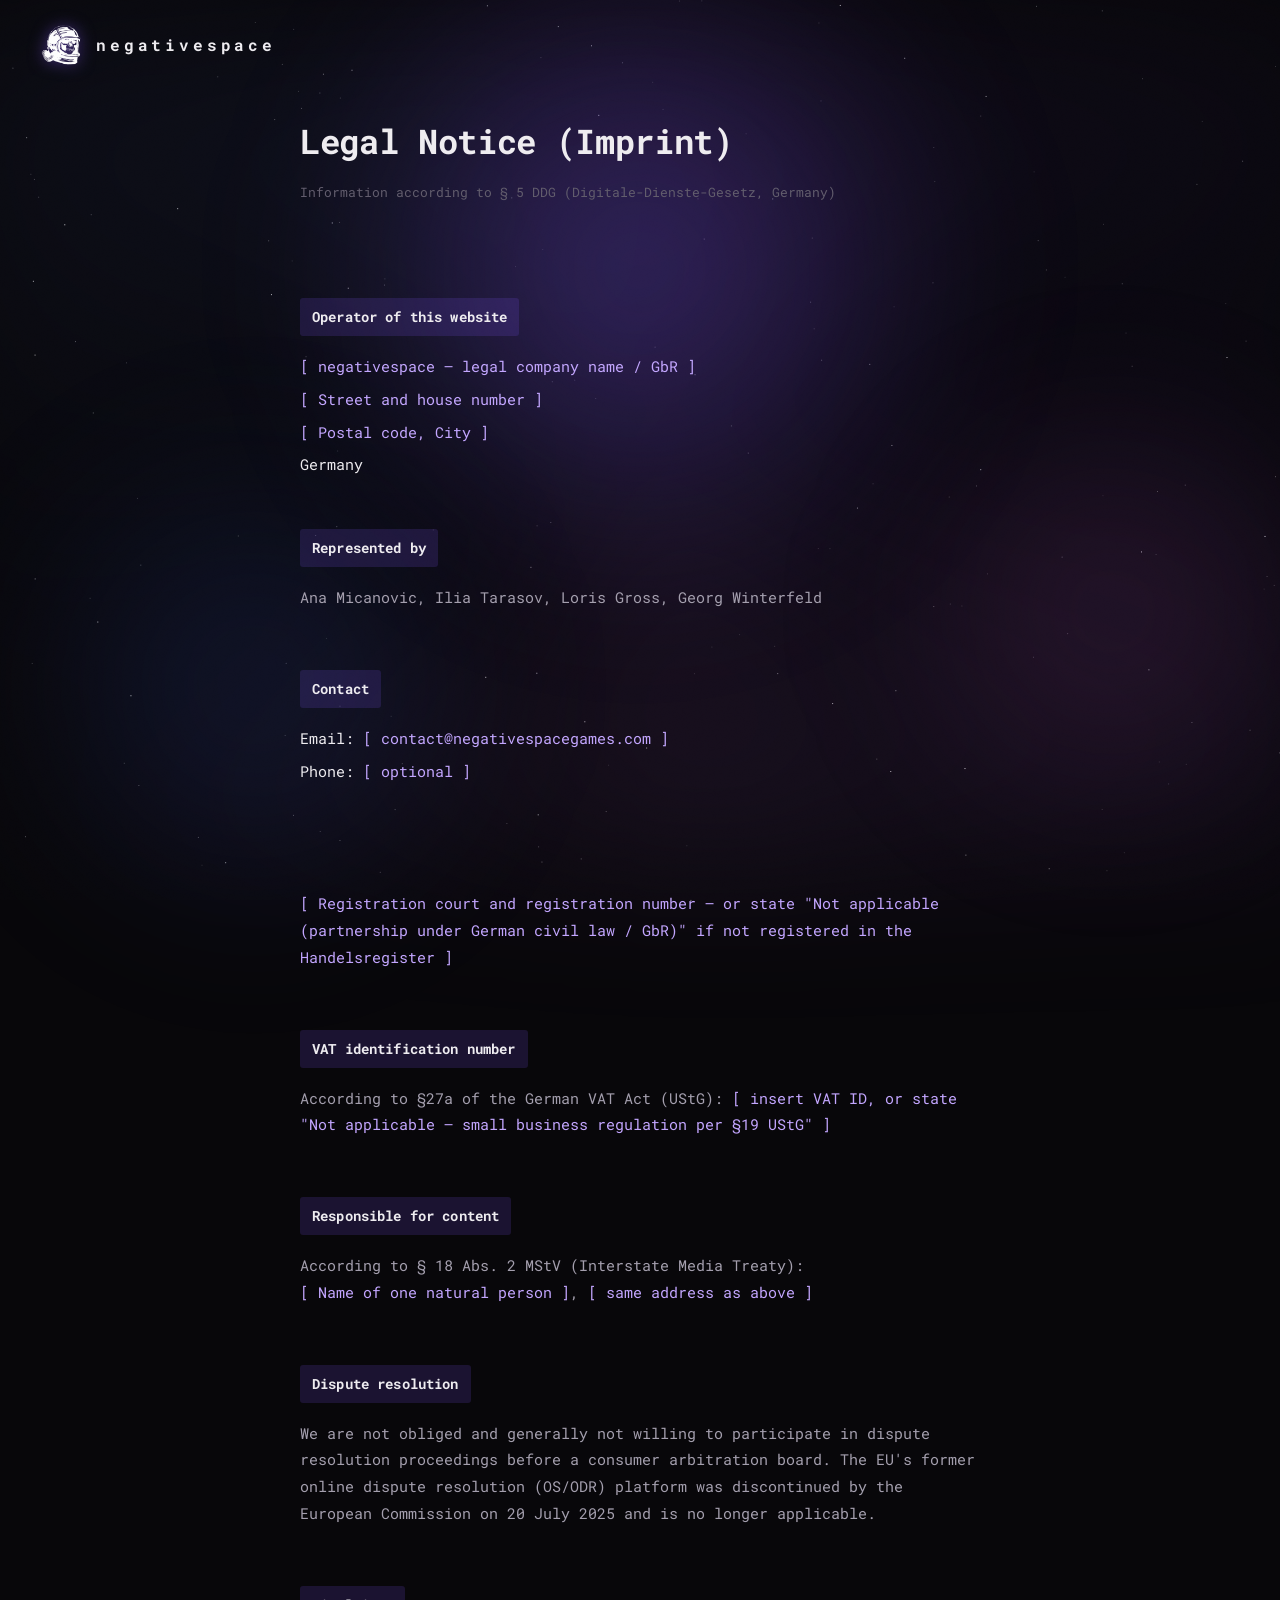
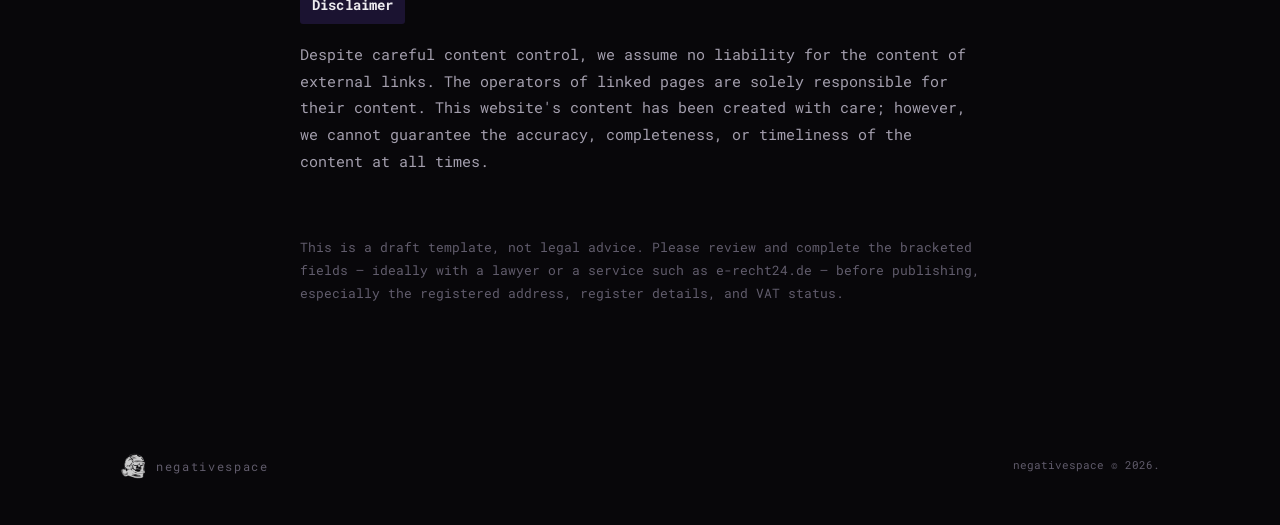
<file: impressum.html>
<!doctype html>
<html lang="en">
<head>
<meta charset="UTF-8">
<meta name="viewport" content="width=device-width, initial-scale=1.0">
<title>Legal Notice — negativespace</title>
<link rel="preconnect" href="https://fonts.googleapis.com">
<link href="https://fonts.googleapis.com/css2?family=Roboto+Mono:wght@400;500;700&display=swap" rel="stylesheet">
<link rel="stylesheet" href="assets/legal.css">
</head>
<body>
<div class="stars-a"></div>
<div class="stars-b" id="starsB"></div>
<div class="nebula-field" id="nebulaField">
  <div class="neb-swirl"></div>
  <div class="neb neb-1"></div>
  <div class="neb neb-2"></div>
  <div class="neb neb-3"></div>
</div>
<div class="grain"></div>

<nav>
  <a href="index.html" style="display:flex; align-items:center; gap:14px; text-decoration:none;">
    <img src="assets/negativespace-mark.webp" alt="negativespace mark">
    <span class="nav-word">negativespace</span>
  </a>
</nav>

<div class="wrap">
  <div class="page-title reveal">Legal Notice (Imprint)</div>
  <div class="page-sub reveal delay-1">Information according to § 5 DDG (Digitale-Dienste-Gesetz, Germany)</div>

  <div class="label reveal">Operator of this website</div>
  <div class="block"><span class="ph">[ negativespace — legal company name / GbR ]</span></div>
  <div class="block"><span class="ph">[ Street and house number ]</span></div>
  <div class="block"><span class="ph">[ Postal code, City ]</span></div>
  <div class="block">Germany</div>

  <div class="label reveal">Represented by</div>
  <p>Ana Micanovic, Ilia Tarasov, Loris Gross, Georg Winterfeld</p>

  <div class="label reveal">Contact</div>
  <div class="block">Email: <span class="ph">[ contact@negativespacegames.com ]</span></div>
  <div class="block">Phone: <span class="ph">[ optional ]</span></div>

  <div class="label reveal">Commercial register</div>
  <p><span class="ph">[ Registration court and registration number — or state "Not applicable (partnership under German civil law / GbR)" if not registered in the Handelsregister ]</span></p>

  <div class="label reveal">VAT identification number</div>
  <p>According to §27a of the German VAT Act (UStG): <span class="ph">[ insert VAT ID, or state "Not applicable — small business regulation per §19 UStG" ]</span></p>

  <div class="label reveal">Responsible for content</div>
  <p>According to § 18 Abs. 2 MStV (Interstate Media Treaty):<br>
  <span class="ph">[ Name of one natural person ]</span>, <span class="ph">[ same address as above ]</span></p>

  <div class="label reveal">Dispute resolution</div>
  <p>We are not obliged and generally not willing to participate in dispute resolution proceedings before a consumer arbitration board. The EU's former online dispute resolution (OS/ODR) platform was discontinued by the European Commission on 20 July 2025 and is no longer applicable.</p>

  <div class="label reveal">Disclaimer</div>
  <p>Despite careful content control, we assume no liability for the content of external links. The operators of linked pages are solely responsible for their content. This website's content has been created with care; however, we cannot guarantee the accuracy, completeness, or timeliness of the content at all times.</p>

  <p class="faint" style="margin-top:60px;">This is a draft template, not legal advice. Please review and complete the bracketed fields — ideally with a lawyer or a service such as e-recht24.de — before publishing, especially the registered address, register details, and VAT status.</p>
</div>

<footer>
  <div class="footer-mark">
    <img src="assets/negativespace-mark.webp" alt="negativespace">
    <span class="footer-word">negativespace</span>
  </div>
  <div class="footer-legal">negativespace © 2026.</div>
</footer>

<script>
(function(){
  var reduced = window.matchMedia('(prefers-reduced-motion: reduce)').matches;
  var starsB = document.getElementById('starsB');
  var nebula = document.getElementById('nebulaField');
  var ticking = false;

  function onScroll(){
    if (reduced) return;
    var y = window.scrollY || window.pageYOffset;
    if (starsB) starsB.style.transform = 'translateY(' + (y * 0.04) + 'px)';
    if (nebula) nebula.style.transform = 'translateY(' + (y * -0.03) + 'px)';
    ticking = false;
  }
  window.addEventListener('scroll', function(){
    if (!ticking){ window.requestAnimationFrame(onScroll); ticking = true; }
  }, { passive: true });

  var revealEls = document.querySelectorAll('.reveal');
  if ('IntersectionObserver' in window && !reduced){
    var io = new IntersectionObserver(function(entries){
      entries.forEach(function(entry){
        if (entry.isIntersecting){
          entry.target.classList.add('in-view');
          io.unobserve(entry.target);
        }
      });
    }, { threshold: 0.1, rootMargin: '0px 0px -40px 0px' });
    revealEls.forEach(function(el){ io.observe(el); });
  } else {
    revealEls.forEach(function(el){ el.classList.add('in-view'); });
  }
})();
</script>

</body>
</html>
</file>
<file: assets/legal.css>
:root{
  --void:#08070a;
  --ink:#eeecf0;
  --ink-dim:#a49fae;
  --ink-faint:#615c6c;
  --signal:#8657ff;
  --signal-2:#c3a6ff;
  --signal-bg: rgba(134,87,255,0.16);
  --font-mono: 'Roboto Mono', monospace;
}

*{ box-sizing:border-box; }
html{ scroll-behavior:smooth; }
body{
  margin:0;
  background:var(--void);
  color:var(--ink);
  font-family:var(--font-mono);
  line-height:1.85;
  font-size:14.5px;
  -webkit-font-smoothing:antialiased;
  overflow-x:hidden;
  position:relative;
}

/* ---------- ambient space layers: identical to index.html, fixed = present behind everything ---------- */
.stars-a, .stars-b{
  position:fixed; inset:0; z-index:0; pointer-events:none; width:1px; height:1px;
}
.stars-a{ box-shadow:63.94vw 2.5vh rgba(255,255,255,0.35), 22.32vw 73.65vh rgba(255,255,255,0.49), 89.22vw 8.69vh rgba(255,255,255,0.4), 2.98vw 21.86vh rgba(255,255,255,0.43), 2.65vw 19.88vh rgba(255,255,255,0.48), 54.49vw 22.04vh rgba(255,255,255,0.46), 80.94vw 0.65vh rgba(255,255,255,0.53), 69.81vw 34.03vh rgba(255,255,255,0.3), 95.72vw 33.66vh rgba(255,255,255,0.28), 9.67vw 84.75vh rgba(255,255,255,0.46), 80.71vw 72.97vh rgba(255,255,255,0.44), 97.31vw 37.85vh rgba(255,255,255,0.44), 82.94vw 61.85vh rgba(255,255,255,0.55), 57.74vw 70.46vh rgba(255,255,255,0.27), 22.79vw 28.94vh rgba(255,255,255,0.28), 23.28vw 10.1vh rgba(255,255,255,0.35), 63.57vw 36.48vh rgba(255,255,255,0.38), 20.95vw 26.7vh rgba(255,255,255,0.58), 64.8vw 60.91vh rgba(255,255,255,0.31), 72.91vw 16.34vh rgba(255,255,255,0.38), 98.95vw 64.0vh rgba(255,255,255,0.44), 68.46vw 84.29vh rgba(255,255,255,0.52), 22.9vw 3.21vh rgba(255,255,255,0.36), 26.77vw 21.1vh rgba(255,255,255,0.58), 87.64vw 31.47vh rgba(255,255,255,0.48), 39.56vw 91.45vh rgba(255,255,255,0.41), 26.49vw 24.66vh rgba(255,255,255,0.45), 26.27vw 58.46vh rgba(255,255,255,0.56), 39.94vw 21.93vh rgba(255,255,255,0.6), 50.95vw 9.09vh rgba(255,255,255,0.27), 10.96vw 62.74vh rgba(255,255,255,0.53), 42.22vw 6.35vh rgba(255,255,255,0.38), 99.61vw 52.91vh rgba(255,255,255,0.59), 86.08vw 1.15vh rgba(255,255,255,0.5), 68.17vw 53.7vh rgba(255,255,255,0.34), 64.1vw 11.16vh rgba(255,255,255,0.4), 45.37vw 95.38vh rgba(255,255,255,0.56), 26.34vw 50.06vh rgba(255,255,255,0.31), 91.26vw 87.05vh rgba(255,255,255,0.35), 63.89vw 60.9vh rgba(255,255,255,0.3), 76.25vw 53.94vh rgba(255,255,255,0.52), 53.04vw 0.06vh rgba(255,255,255,0.36), 1.95vw 92.91vh rgba(255,255,255,0.56), 83.17vw 30.75vh rgba(255,255,255,0.27), 87.8vw 94.69vh rgba(255,255,255,0.28), 48.6vw 6.92vh rgba(255,255,255,0.52), 76.58vw 12.84vh rgba(255,255,255,0.42), 54.98vw 26.51vh rgba(255,255,255,0.56), 42.31vw 21.18vh rgba(255,255,255,0.44), 72.99vw 20.12vh rgba(255,255,255,0.36), 99.51vw 64.99vh rgba(255,255,255,0.4), 51.76vw 12.1vh rgba(255,255,255,0.33), 33.81vw 58.83vh rgba(255,255,255,0.33), 22.02vw 7.1vh rgba(255,255,255,0.47), 22.89vw 90.54vh rgba(255,255,255,0.55), 7.09vw 23.8vh rgba(255,255,255,0.48), 21.42vw 13.23vh rgba(255,255,255,0.58), 57.1vw 47.27vh rgba(255,255,255,0.52), 80.75vw 19.04vh rgba(255,255,255,0.28), 43.11vw 42.36vh rgba(255,255,255,0.41), 72.91vw 67.34vh rgba(255,255,255,0.59), 9.84vw 40.26vh rgba(255,255,255,0.37), 86.17vw 24.87vh rgba(255,255,255,0.32), 44.86vw 42.19vh rgba(255,255,255,0.35), 24.98vw 92.33vh rgba(255,255,255,0.41), 86.13vw 55.03vh rgba(255,255,255,0.27), 99.93vw 83.6vh rgba(255,255,255,0.59), 92.64vw 84.87vh rgba(255,255,255,0.31), 48.56vw 21.37vh rgba(255,255,255,0.39), 5.86vw 37.9vh rgba(255,255,255,0.59), 26.52vw 78.41vh rgba(255,255,255,0.41), 42.3vw 95.73vh rgba(255,255,255,0.6), 55.58vw 71.84vh rgba(255,255,255,0.3), 29.67vw 96.87vh rgba(255,255,255,0.45), 54.22vw 74.8vh rgba(255,255,255,0.27), 58.42vw 50.29vh rgba(255,255,255,0.55), 15.74vw 96.08vh rgba(255,255,255,0.28), 18.58vw 59.5vh rgba(255,255,255,0.49), 23.52vw 11.99vh rgba(255,255,255,0.56), 24.62vw 59.45vh rgba(255,255,255,0.47), 41.92vw 58.37vh rgba(255,255,255,0.43), 93.47vw 20.43vh rgba(255,255,255,0.5), 23.87vw 39.58vh rgba(255,255,255,0.49), 30.0vw 31.62vh rgba(255,255,255,0.51), 7.25vw 45.83vh rgba(255,255,255,0.6), 99.61vw 7.33vh rgba(255,255,255,0.32), 26.52vw 93.33vh rgba(255,255,255,0.56), 87.93vw 36.95vh rgba(255,255,255,0.31), 83.37vw 70.35vh rgba(255,255,255,0.46), 98.72vw 65.4vh rgba(255,255,255,0.25), 81.71vw 29.94vh rgba(255,255,255,0.48), 93.89vw 13.43vh rgba(255,255,255,0.29), 10.7vw 55.32vh rgba(255,255,255,0.35), 60.48vw 71.76vh rgba(255,255,255,0.32), 63.42vw 26.4vh rgba(255,255,255,0.42), 90.53vw 84.61vh rgba(255,255,255,0.28), 42.36vw 27.67vh rgba(255,255,255,0.25), 77.11vw 63.71vh rgba(255,255,255,0.34), 74.12vw 55.17vh rgba(255,255,255,0.4), 0.97vw 7.52vh rgba(255,255,255,0.56), 90.39vw 54.56vh rgba(255,255,255,0.54), 58.25vw 14.81vh rgba(255,255,255,0.29), 30.83vw 89.9vh rgba(255,255,255,0.53), 86.07vw 89.89vh rgba(255,255,255,0.32), 24.95vw 10.28vh rgba(255,255,255,0.52), 88.41vw 40.64vh rgba(255,255,255,0.47), 15.46vw 92.99vh rgba(255,255,255,0.55), 97.62vw 81.08vh rgba(255,255,255,0.56), 2.48vw 73.66vh rgba(255,255,255,0.37), 93.08vw 80.22vh rgba(255,255,255,0.55), 81.07vw 26.68vh rgba(255,255,255,0.53), 10.81vw 87.22vh rgba(255,255,255,0.55), 22.24vw 81.66vh rgba(255,255,255,0.41), 30.52vw 79.53vh rgba(255,255,255,0.33), 2.37vw 19.31vh rgba(255,255,255,0.36), 86.44vw 96.69vh rgba(255,255,255,0.35), 64.15vw 39.97vh rgba(255,255,255,0.59), 53.62vw 93.92vh rgba(255,255,255,0.29), 97.04vw 17.86vh rgba(255,255,255,0.59), 26.55vw 10.84vh rgba(255,255,255,0.4), 72.85vw 31.37vh rgba(255,255,255,0.46), 51.14vw 38.52vh rgba(255,255,255,0.45), 25.47vw 70.88vh rgba(255,255,255,0.25), 92.56vw 53.85vh rgba(255,255,255,0.5), 74.2vw 67.06vh rgba(255,255,255,0.38), 7.0vw 66.42vh rgba(255,255,255,0.37), 31.39vw 84.8vh rgba(255,255,255,0.5), 30.03vw 30.93vh rgba(255,255,255,0.39), 40.24vw 29.57vh rgba(255,255,255,0.29), 42.04vw 94.04vh rgba(255,255,255,0.49), 90.28vw 61.55vh rgba(255,255,255,0.36), 54.79vw 0.04vh rgba(255,255,255,0.35), 42.99vw 58.0vh rgba(255,255,255,0.48), 46.5vw 44.22vh rgba(255,255,255,0.32), 47.32vw 90.12vh rgba(255,255,255,0.53), 16.97vw 8.48vh rgba(255,255,255,0.43), 63.29vw 33.52vh rgba(255,255,255,0.54), 75.11vw 67.28vh rgba(255,255,255,0.33), 19.91vw 2.44vh rgba(255,255,255,0.34), 47.51vw 84.97vh rgba(255,255,255,0.28); opacity:0.55; }
.stars-b{ box-shadow:41.44vw 62.98vh rgba(255,255,255,0.59), 69.64vw 49.44vh rgba(255,255,255,0.61), 65.61vw 0.55vh rgba(255,255,255,0.84), 77.0vw 10.66vh rgba(255,255,255,0.69), 17.59vw 95.8vh rgba(255,255,255,0.73), 5.02vw 24.92vh rgba(255,255,255,0.88), 45.65vw 80.14vh rgba(255,255,255,0.8), 98.79vw 59.55vh rgba(255,255,255,0.93), 89.14vw 61.27vh rgba(255,255,255,0.82), 50.48vw 83.06vh rgba(255,255,255,0.75), 89.72vw 74.37vh rgba(255,255,255,0.71), 25.92vw 24.72vh rgba(255,255,255,0.79), 76.58vw 52.13vh rgba(255,255,255,0.78), 27.46vw 7.75vh rgba(255,255,255,0.63), 27.17vw 31.97vh rgba(255,255,255,0.74), 13.84vw 23.13vh rgba(255,255,255,0.81), 70.64vw 6.42vh rgba(255,255,255,0.68), 54.26vw 41.58vh rgba(255,255,255,0.59), 42.01vw 90.48vh rgba(255,255,255,0.76), 69.55vw 85.67vh rgba(255,255,255,0.84), 38.04vw 0.59vh rgba(255,255,255,0.66), 75.35vw 85.34vh rgba(255,255,255,0.93), 41.9vw 74.75vh rgba(255,255,255,0.75), 60.33vw 22.05vh rgba(255,255,255,0.6), 43.58vw 2.9vh rgba(255,255,255,0.65), 67.91vw 40.43vh rgba(255,255,255,0.57), 46.74vw 12.76vh rgba(255,255,255,0.78), 2.7vw 39.4vh rgba(255,255,255,0.75), 2.71vw 64.27vh rgba(255,255,255,0.56), 46.17vw 5.03vh rgba(255,255,255,0.67), 21.17vw 32.68vh rgba(255,255,255,0.84), 37.91vw 75.2vh rgba(255,255,255,0.87), 25.23vw 8.19vh rgba(255,255,255,0.51), 53.94vw 99.99vh rgba(255,255,255,0.66), 65.01vw 78.12vh rgba(255,255,255,0.79), 75.42vw 94.96vh rgba(255,255,255,0.59), 2.04vw 15.24vh rgba(255,255,255,0.56), 66.95vw 56.4vh rgba(255,255,255,0.6), 69.95vw 76.69vh rgba(255,255,255,0.58), 60.72vw 74.79vh rgba(255,255,255,0.55), 81.93vw 96.47vh rgba(255,255,255,0.55), 2.57vw 31.2vh rgba(255,255,255,0.8), 95.82vw 39.67vh rgba(255,255,255,0.82), 7.6vw 69.06vh rgba(255,255,255,0.78), 10.19vw 77.25vh rgba(255,255,255,0.88); opacity:0.85; animation:twinkle 7s ease-in-out infinite; will-change:transform; }
@keyframes twinkle{ 0%,100%{opacity:0.85;} 50%{opacity:0.35;} }

.nebula-field{ position:fixed; inset:-15%; z-index:0; pointer-events:none; will-change:transform; }
.neb{ position:absolute; border-radius:50%; filter:blur(70px); }
.neb-1{
  width:760px; height:760px; top:2%; left:50%; transform:translateX(-50%);
  background:radial-gradient(circle, rgba(134,87,255,0.30), transparent 65%);
  animation:drift-a 24s ease-in-out infinite;
}
.neb-2{
  width:560px; height:560px; bottom:6%; left:10%;
  background:radial-gradient(circle, rgba(70,110,255,0.15), transparent 70%);
  animation:drift-b 30s ease-in-out infinite;
}
.neb-3{
  width:520px; height:520px; bottom:14%; right:6%;
  background:radial-gradient(circle, rgba(210,90,220,0.13), transparent 70%);
  animation:drift-a 20s ease-in-out infinite reverse;
}
.neb-swirl{
  position:absolute; inset:14% 8%;
  background:conic-gradient(from 0deg at 50% 50%,
    rgba(134,87,255,0.09), rgba(70,50,180,0.03) 22%,
    rgba(200,110,255,0.09) 48%, transparent 68%,
    rgba(90,130,255,0.07) 88%, rgba(134,87,255,0.09));
  filter:blur(80px);
  mix-blend-mode:screen;
  animation:swirl 50s linear infinite;
}
@keyframes drift-a{ 0%,100%{ transform:translate(0,0) scale(1); } 50%{ transform:translate(3%,4%) scale(1.05); } }
@keyframes drift-b{ 0%,100%{ transform:translate(0,0) scale(1); } 50%{ transform:translate(-4%,-3%) scale(0.96); } }
@keyframes swirl{ from{ transform:rotate(0deg); } to{ transform:rotate(360deg); } }

.grain{
  position:fixed; inset:0; z-index:999; pointer-events:none;
  opacity:0.03; mix-blend-mode:overlay;
  background-image:url("data:image/svg+xml,%3Csvg xmlns='http://www.w3.org/2000/svg' width='120' height='120'%3E%3Cfilter id='n'%3E%3CfeTurbulence type='fractalNoise' baseFrequency='0.85' numOctaves='2' stitchTiles='stitch'/%3E%3C/filter%3E%3Crect width='100%25' height='100%25' filter='url(%23n)'/%3E%3C/svg%3E");
}

.wrap{ max-width:760px; margin:0 auto; padding:0 40px 100px; position:relative; z-index:2; }

/* ---------- nav (transparent, identical to index.html) ---------- */
nav{
  position:sticky; top:0; z-index:50;
  display:flex; align-items:center;
  gap:14px;
  padding:24px 40px;
  background:transparent;
}
nav img{ height:42px; width:auto; filter: drop-shadow(0 0 8px rgba(134,87,255,0.5)); }
.nav-word{
  font-family:var(--font-mono); font-size:16px; font-weight:700; letter-spacing:0.24em;
  color:var(--ink);
}
nav a{ text-decoration:none; }

a{ color:var(--signal-2); }

.page-title{
  position:relative; z-index:2;
  font-size:clamp(24px,4vw,34px); font-weight:700; margin:20px 0 8px; letter-spacing:-0.01em;
}
.page-sub{ position:relative; z-index:2; color:var(--ink-faint); font-size:12.5px; margin-bottom:50px; }

.label{
  font-family:var(--font-mono); font-weight:700; font-size:14px;
  display:inline-block; padding:6px 12px; margin:44px 0 18px;
  background:var(--signal-bg); color:var(--ink); border-radius:3px;
  letter-spacing:0.01em;
}
.label:first-of-type{ margin-top:0; }

p{ color:var(--ink-dim); margin:0 0 14px; }
.block{ margin-bottom:6px; color:var(--ink); }
.faint{ color:var(--ink-faint); font-size:12.5px; }
.ph{ color:var(--signal-2); }
ul{ color:var(--ink-dim); padding-left:20px; margin:0 0 14px; }
li{ margin-bottom:6px; }

/* scroll reveal — identical to index.html */
.reveal{ opacity:0; transform:translateY(26px); transition:opacity .8s ease, transform .8s ease; }
.reveal.in-view{ opacity:1; transform:translateY(0); }
.reveal.delay-1{ transition-delay:.08s; }
.reveal.delay-2{ transition-delay:.16s; }
.reveal.delay-3{ transition-delay:.24s; }

footer{
  padding:34px 0 46px; display:flex; align-items:center; justify-content:space-between;
  flex-wrap:wrap; gap:14px; max-width:1040px; margin:0 auto; position:relative; z-index:1;
}
.footer-mark{ display:flex; align-items:center; gap:10px; }
.footer-mark img{ height:26px; opacity:0.8; }
.footer-word{ font-family:var(--font-mono); font-size:12px; letter-spacing:0.14em; color:var(--ink-faint); }
.footer-legal{ font-family:var(--font-mono); font-size:10.5px; color:var(--ink-faint); }
.footer-legal a{ color:var(--ink-faint); }

@media (max-width:780px){
  .wrap{ padding:0 22px 70px; }
  nav{ padding:16px 22px; }
  nav img{ height:34px; }
  footer{ padding:30px 22px 40px; }
}

@media (prefers-reduced-motion: reduce){
  *, *::before, *::after{ animation-duration:0.001ms !important; animation-iteration-count:1 !important; transition-duration:0.001ms !important; }
}
</file>
